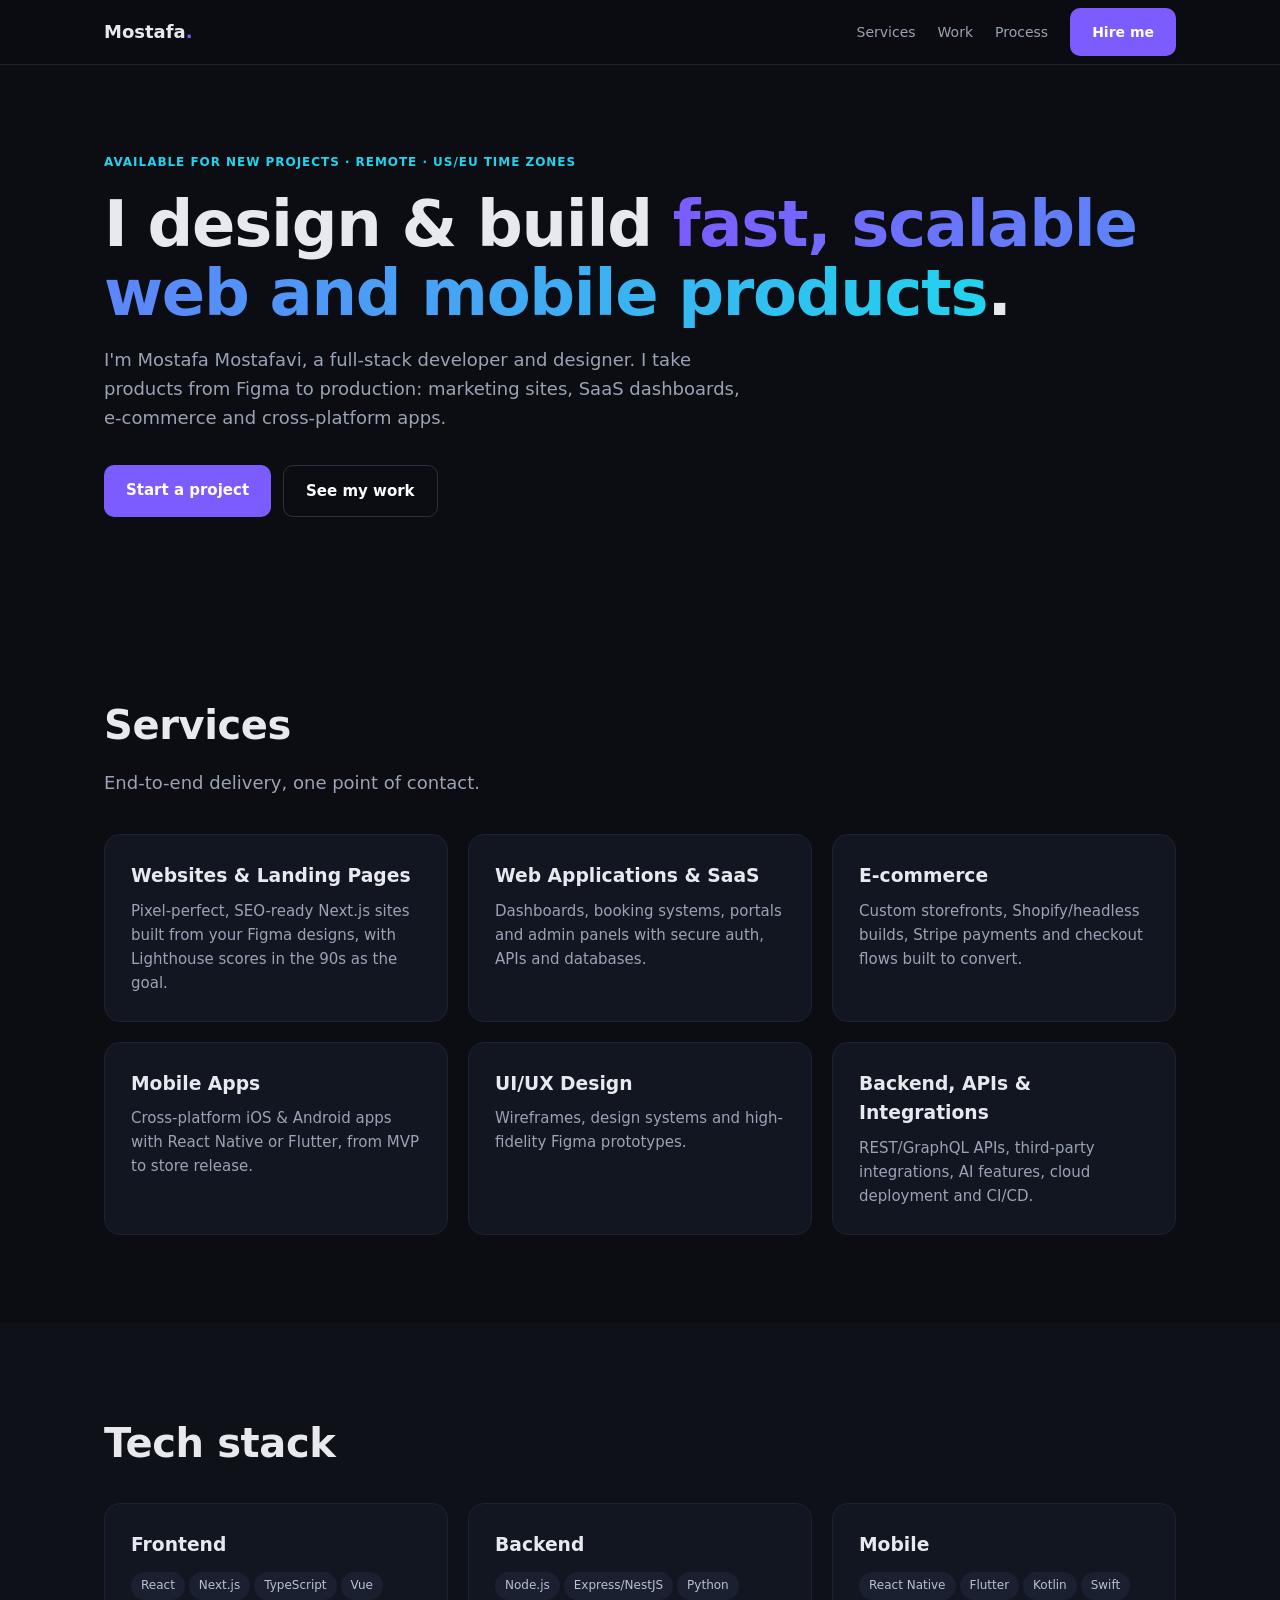
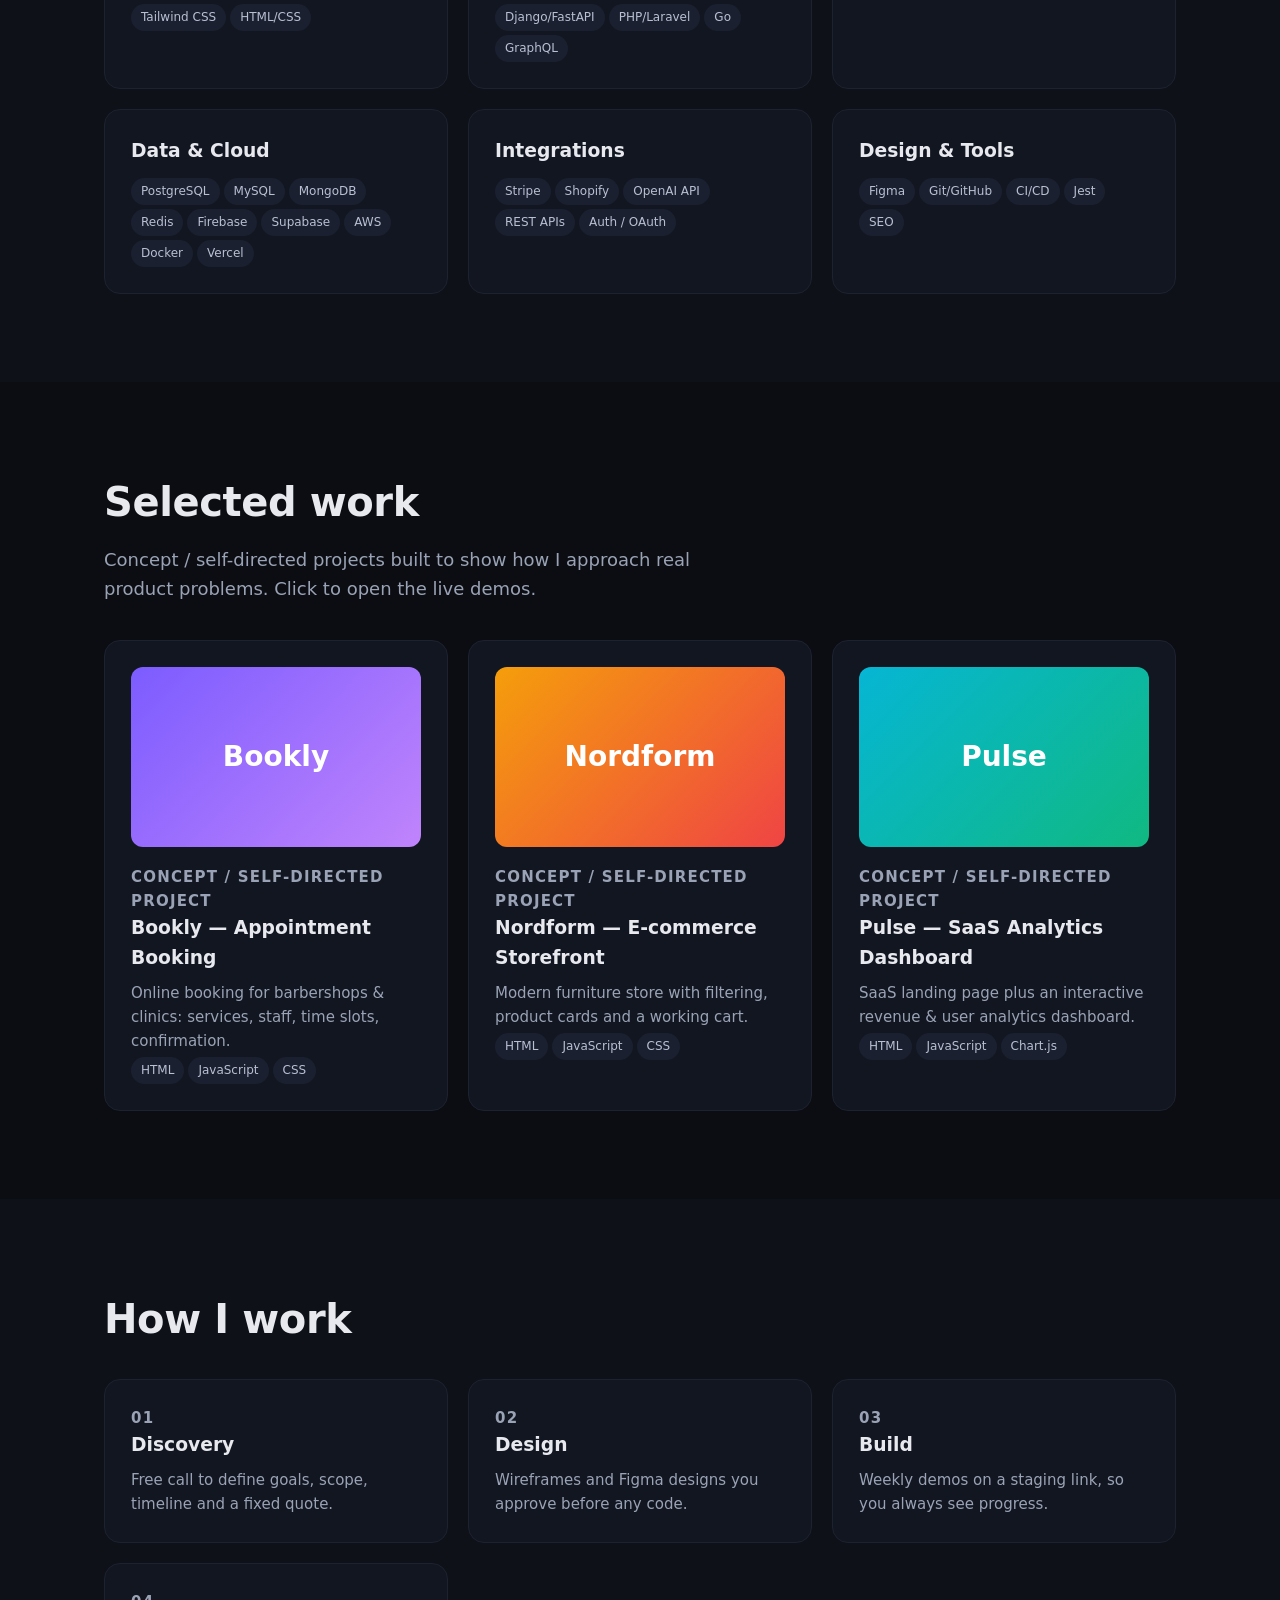
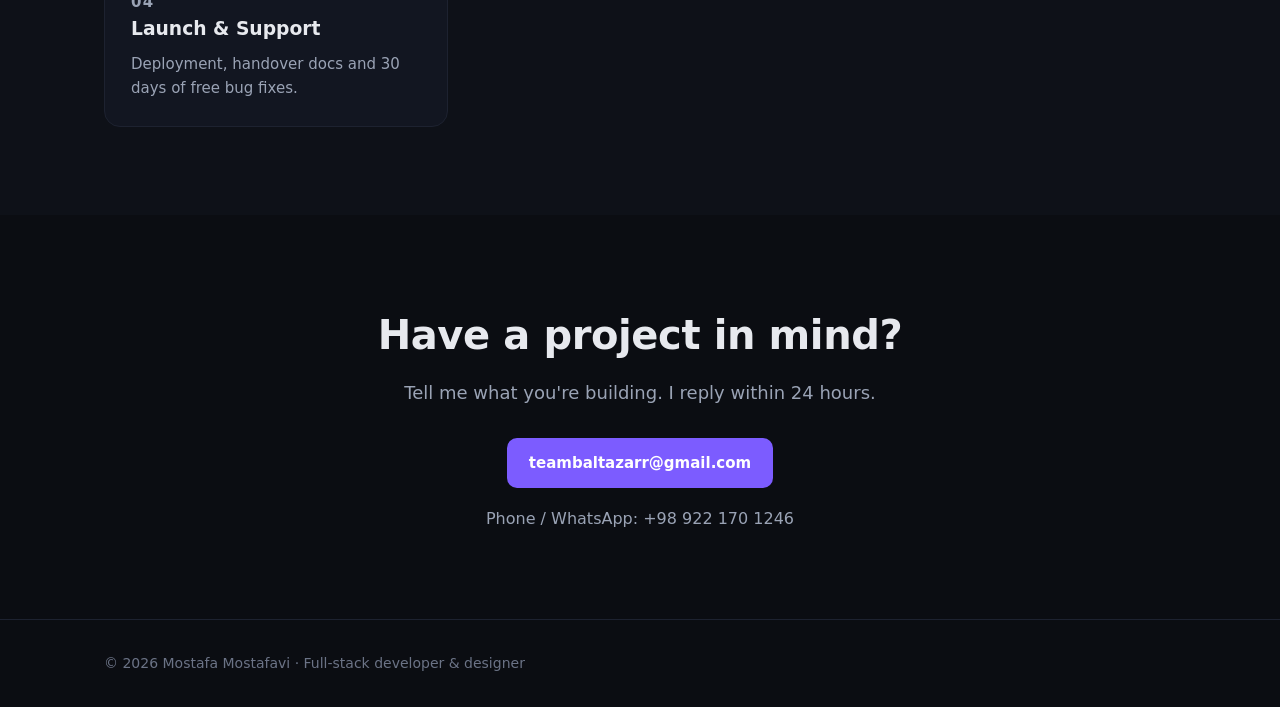
<file: index.html>
<!doctype html><html lang="en"><head><meta charset="utf-8"><meta name="viewport" content="width=device-width,initial-scale=1"><title>Mostafa Mostafavi — Full-Stack Web & App Developer</title><meta name="description" content="Freelance full-stack developer building fast websites, web apps and mobile apps for startups and businesses in the US & EU."><link rel="stylesheet" href="style.css"></head><body>
<nav><div class="w"><a class="logo" href="#">Mostafa<b>.</b></a><div class="l"><a href="#services">Services</a><a href="#work">Work</a><a href="#process">Process</a><a class="btn" href="#contact">Hire me</a></div></div></nav>
<section><div class="w"><p class="badge">Available for new projects · Remote · US/EU time zones</p><h1 style="margin:18px 0">I design & build <span class="grad">fast, scalable web and mobile products</span>.</h1><p class="sub">I'm Mostafa Mostafavi, a full-stack developer and designer. I take products from Figma to production: marketing sites, SaaS dashboards, e-commerce and cross-platform apps.</p><div style="margin-top:32px;display:flex;gap:12px;flex-wrap:wrap"><a class="btn" href="#contact">Start a project</a><a class="btn o" href="#work">See my work</a></div></div></section>
<section id="services"><div class="w"><h2>Services</h2><p class="sub" style="margin-bottom:36px">End-to-end delivery, one point of contact.</p><div class="g g3">
<div class="c"><h3>Websites & Landing Pages</h3><p>Pixel-perfect, SEO-ready Next.js sites built from your Figma designs, with Lighthouse scores in the 90s as the goal.</p></div>
<div class="c"><h3>Web Applications & SaaS</h3><p>Dashboards, booking systems, portals and admin panels with secure auth, APIs and databases.</p></div>
<div class="c"><h3>E-commerce</h3><p>Custom storefronts, Shopify/headless builds, Stripe payments and checkout flows built to convert.</p></div>
<div class="c"><h3>Mobile Apps</h3><p>Cross-platform iOS & Android apps with React Native or Flutter, from MVP to store release.</p></div>
<div class="c"><h3>UI/UX Design</h3><p>Wireframes, design systems and high-fidelity Figma prototypes.</p></div>
<div class="c"><h3>Backend, APIs & Integrations</h3><p>REST/GraphQL APIs, third-party integrations, AI features, cloud deployment and CI/CD.</p></div></div></div></section>
<section id="skills" style="background:#0e1118"><div class="w"><h2>Tech stack</h2><div class="g g3" style="margin-top:28px">
<div class="c"><h3>Frontend</h3><span class="tag">React</span><span class="tag">Next.js</span><span class="tag">TypeScript</span><span class="tag">Vue</span><span class="tag">Tailwind CSS</span><span class="tag">HTML/CSS</span></div>
<div class="c"><h3>Backend</h3><span class="tag">Node.js</span><span class="tag">Express/NestJS</span><span class="tag">Python</span><span class="tag">Django/FastAPI</span><span class="tag">PHP/Laravel</span><span class="tag">Go</span><span class="tag">GraphQL</span></div>
<div class="c"><h3>Mobile</h3><span class="tag">React Native</span><span class="tag">Flutter</span><span class="tag">Kotlin</span><span class="tag">Swift</span></div>
<div class="c"><h3>Data & Cloud</h3><span class="tag">PostgreSQL</span><span class="tag">MySQL</span><span class="tag">MongoDB</span><span class="tag">Redis</span><span class="tag">Firebase</span><span class="tag">Supabase</span><span class="tag">AWS</span><span class="tag">Docker</span><span class="tag">Vercel</span></div>
<div class="c"><h3>Integrations</h3><span class="tag">Stripe</span><span class="tag">Shopify</span><span class="tag">OpenAI API</span><span class="tag">REST APIs</span><span class="tag">Auth / OAuth</span></div>
<div class="c"><h3>Design & Tools</h3><span class="tag">Figma</span><span class="tag">Git/GitHub</span><span class="tag">CI/CD</span><span class="tag">Jest</span><span class="tag">SEO</span></div></div></div></section>
<section id="work"><div class="w"><h2>Selected work</h2><p class="sub" style="margin-bottom:36px">Concept / self-directed projects built to show how I approach real product problems. Click to open the live demos.</p><div class="g g3">
<a class="c" href="bookly/index.html"><div class="thumb" style="background:linear-gradient(135deg,#7c5cff,#c084fc)">Bookly</div><p class="badge">Concept / Self-directed project</p><h3>Bookly — Appointment Booking</h3><p>Online booking for barbershops & clinics: services, staff, time slots, confirmation.</p><span class="tag">HTML</span><span class="tag">JavaScript</span><span class="tag">CSS</span></a>
<a class="c" href="nordform/index.html"><div class="thumb" style="background:linear-gradient(135deg,#f59e0b,#ef4444)">Nordform</div><p class="badge">Concept / Self-directed project</p><h3>Nordform — E-commerce Storefront</h3><p>Modern furniture store with filtering, product cards and a working cart.</p><span class="tag">HTML</span><span class="tag">JavaScript</span><span class="tag">CSS</span></a>
<a class="c" href="pulse/index.html"><div class="thumb" style="background:linear-gradient(135deg,#06b6d4,#10b981)">Pulse</div><p class="badge">Concept / Self-directed project</p><h3>Pulse — SaaS Analytics Dashboard</h3><p>SaaS landing page plus an interactive revenue & user analytics dashboard.</p><span class="tag">HTML</span><span class="tag">JavaScript</span><span class="tag">Chart.js</span></a></div></div></section>
<section id="process" style="background:#0e1118"><div class="w"><h2>How I work</h2><div class="g g3" style="margin-top:28px">
<div class="c"><p class="badge">01</p><h3>Discovery</h3><p>Free call to define goals, scope, timeline and a fixed quote.</p></div><div class="c"><p class="badge">02</p><h3>Design</h3><p>Wireframes and Figma designs you approve before any code.</p></div><div class="c"><p class="badge">03</p><h3>Build</h3><p>Weekly demos on a staging link, so you always see progress.</p></div><div class="c"><p class="badge">04</p><h3>Launch & Support</h3><p>Deployment, handover docs and 30 days of free bug fixes.</p></div></div></div></section>
<section id="contact"><div class="w" style="text-align:center"><h2>Have a project in mind?</h2><p class="sub" style="margin:0 auto 30px">Tell me what you're building. I reply within 24 hours.</p><a class="btn" href="mailto:teambaltazarr@gmail.com">teambaltazarr@gmail.com</a><p style="margin-top:18px;color:#9aa3b5">Phone / WhatsApp: <a href="tel:+989221701246">+98 922 170 1246</a></p></div></section>
<footer><div class="w">© 2026 Mostafa Mostafavi · Full-stack developer & designer</div></footer></body></html>
</file>
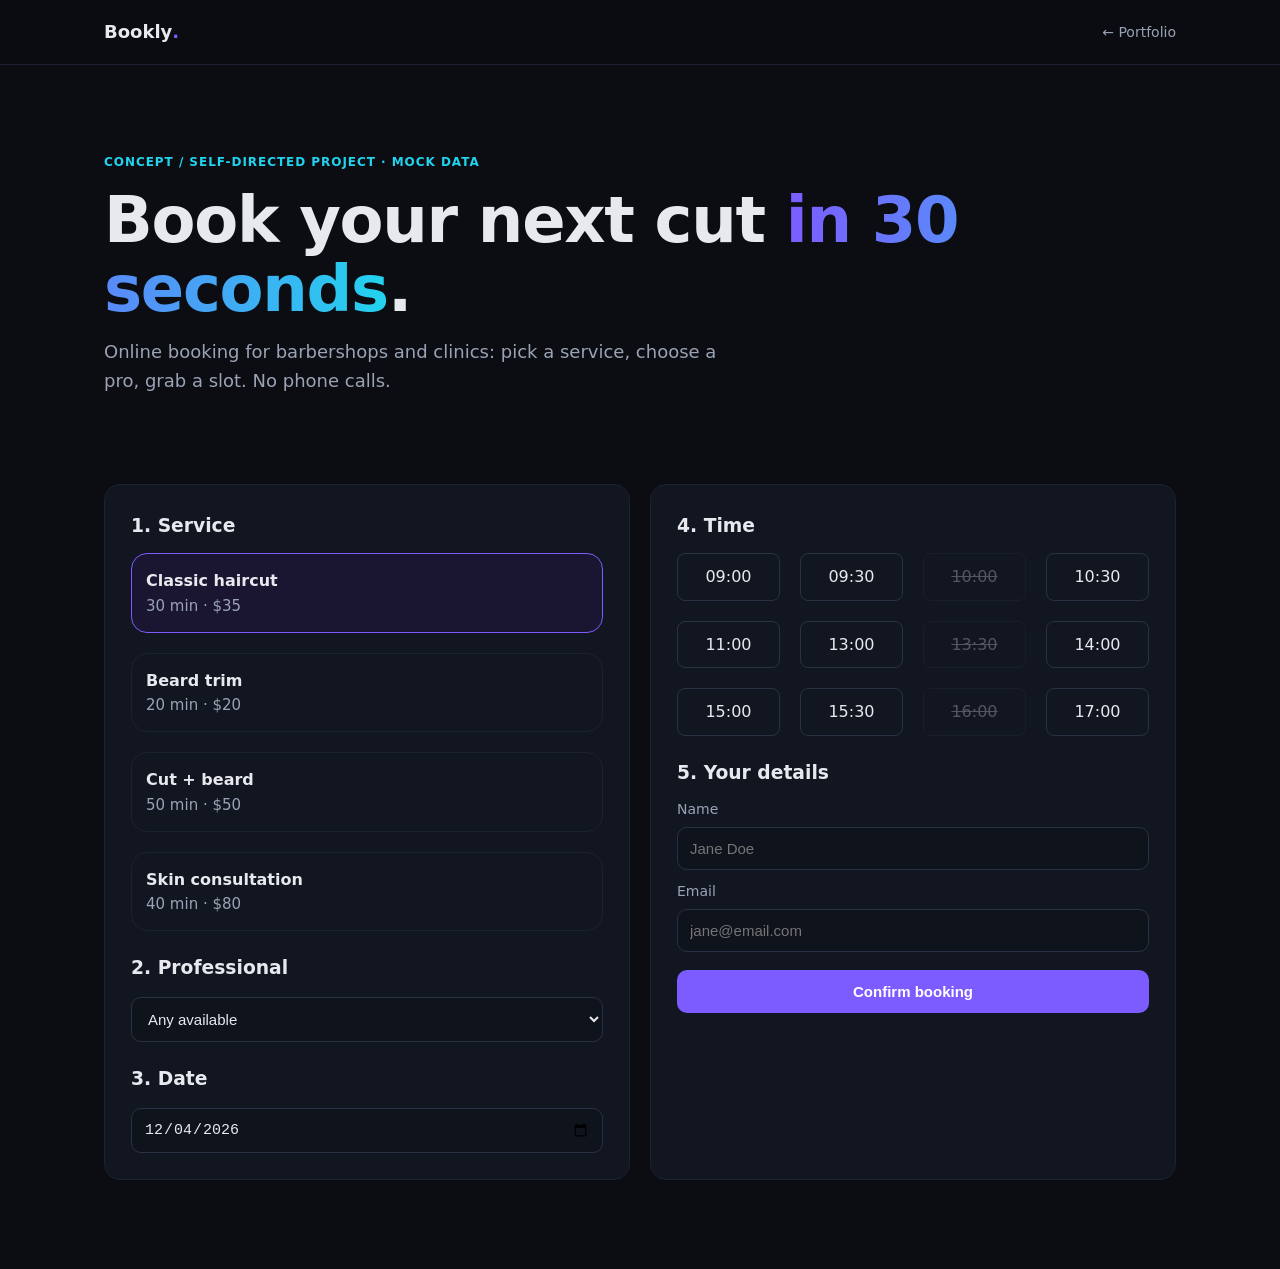
<file: bookly/index.html>
<!doctype html><html lang="en"><head><meta charset="utf-8"><meta name="viewport" content="width=device-width,initial-scale=1"><title>Bookly — Booking concept</title><link rel="stylesheet" href="../style.css"><style>.s{cursor:pointer}.s.on{border-color:#7c5cff;background:#1a1530}.slot{padding:10px;border:1px solid #2a3142;border-radius:8px;text-align:center;cursor:pointer}.slot.on{background:#7c5cff;border-color:#7c5cff}.slot.x{opacity:.3;pointer-events:none;text-decoration:line-through}</style></head><body>
<nav><div class="w"><a class="logo" href="#">Bookly<b>.</b></a><div class="l"><a href="../index.html">← Portfolio</a></div></div></nav>
<section><div class="w"><p class="badge">Concept / Self-directed project · mock data</p><h1 style="margin:14px 0">Book your next cut <span class="grad">in 30 seconds</span>.</h1><p class="sub">Online booking for barbershops and clinics: pick a service, choose a pro, grab a slot. No phone calls.</p></div></section>
<section style="padding-top:0"><div class="w g" style="grid-template-columns:repeat(auto-fit,minmax(320px,1fr))">
<div class="c"><h3>1. Service</h3><div id="sv" class="g" style="margin-top:12px"></div><h3 style="margin-top:22px">2. Professional</h3><select id="pro"><option>Any available</option><option>Alex R.</option><option>Sam K.</option><option>Dr. Lee</option></select><h3 style="margin-top:22px">3. Date</h3><input type="date" id="dt"></div>
<div class="c"><h3>4. Time</h3><div id="sl" class="g" style="grid-template-columns:repeat(4,1fr);margin-top:12px"></div><h3 style="margin-top:22px">5. Your details</h3><label>Name<input id="nm" placeholder="Jane Doe"></label><label style="display:block;margin-top:10px">Email<input id="em" placeholder="jane@email.com"></label><button class="btn" style="margin-top:18px;width:100%" onclick="book()">Confirm booking</button><div id="ok" style="margin-top:14px"></div></div></div></section>
<script>const S=[["Classic haircut",30,35],["Beard trim",20,20],["Cut + beard",50,50],["Skin consultation",40,80]];let sel=0,slot=null;
sv.innerHTML=S.map((s,i)=>`<div class="c s ${i?'':'on'}" style="padding:14px" onclick="pick(${i},this)"><b>${s[0]}</b><p>${s[1]} min · $${s[2]}</p></div>`).join('');
function pick(i,e){sel=i;document.querySelectorAll('.s').forEach(x=>x.classList.remove('on'));e.classList.add('on')}
dt.valueAsDate=new Date();const T=["09:00","09:30","10:00","10:30","11:00","13:00","13:30","14:00","15:00","15:30","16:00","17:00"];
sl.innerHTML=T.map((t,i)=>`<div class="slot ${i%4==2?'x':''}" onclick="document.querySelectorAll('.slot').forEach(x=>x.classList.remove('on'));this.classList.add('on');slot='${t}'">${t}</div>`).join('');
function book(){if(!slot||!nm.value||!em.value){ok.innerHTML='<p style="color:#f87171">Please pick a time and enter your details.</p>';return}ok.innerHTML=`<div class="c" style="border-color:#10b981"><b>✓ Booked!</b><p>${S[sel][0]} with ${pro.value} on ${dt.value} at ${slot}. Confirmation sent to ${em.value} (demo).</p></div>`}</script></body></html>
</file>
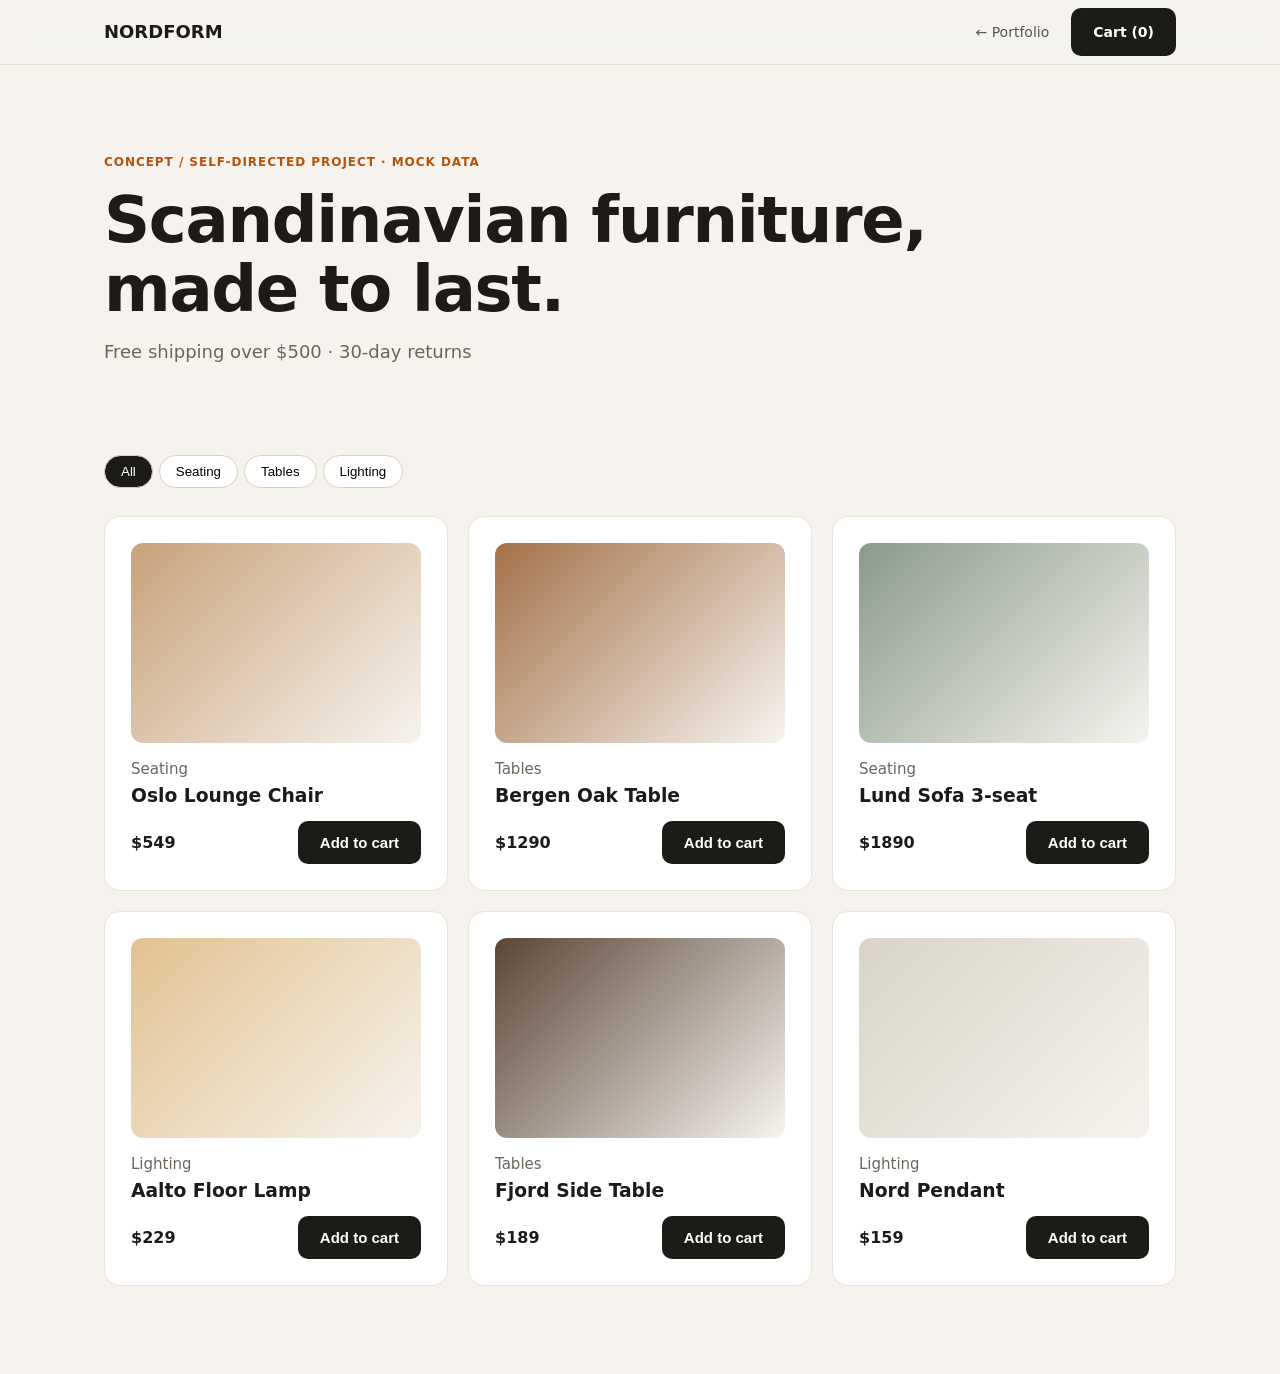
<file: nordform/index.html>
<!doctype html><html lang="en"><head><meta charset="utf-8"><meta name="viewport" content="width=device-width,initial-scale=1"><title>Nordform — Storefront concept</title><link rel="stylesheet" href="../style.css"><style>body{background:#f6f3ee;color:#1d1b18}nav{background:#f6f3eecc;border-color:#e4ded4}nav .l a{color:#555}.c{background:#fff;border-color:#e9e3d9}.c p{color:#6b655c}.btn{background:#1d1b18}.f{padding:8px 16px;border-radius:99px;border:1px solid #d6cfc2;background:#fff;cursor:pointer;margin:0 6px 8px 0}.f.on{background:#1d1b18;color:#fff}.im{height:200px;border-radius:12px;margin-bottom:14px}#cart{position:fixed;right:20px;bottom:20px;width:300px;max-width:90vw;display:none}</style></head><body>
<nav><div class="w"><a class="logo" href="#">NORDFORM</a><div class="l"><a href="../index.html">← Portfolio</a><a class="btn" href="#" onclick="cart.style.display=cart.style.display=='block'?'none':'block';return false">Cart (<span id="n">0</span>)</a></div></div></nav>
<section><div class="w"><p class="badge" style="color:#b45309">Concept / Self-directed project · mock data</p><h1 style="margin:14px 0">Scandinavian furniture,<br>made to last.</h1><p class="sub" style="color:#6b655c">Free shipping over $500 · 30-day returns</p></div></section>
<section style="padding-top:0"><div class="w"><div id="fl"></div><div id="gr" class="g g3" style="margin-top:20px"></div></div></section>
<div id="cart" class="c"><h3>Your cart</h3><div id="ci"></div><p style="margin-top:10px"><b>Total: $<span id="tt">0</span></b></p><button class="btn" style="width:100%;margin-top:10px" onclick="alert('Demo checkout — Stripe would be integrated here.')">Checkout</button></div>
<script>const P=[["Oslo Lounge Chair","Seating",549,"#c8a27a"],["Bergen Oak Table","Tables",1290,"#a47148"],["Lund Sofa 3-seat","Seating",1890,"#8a9a8b"],["Aalto Floor Lamp","Lighting",229,"#e2c290"],["Fjord Side Table","Tables",189,"#5b4636"],["Nord Pendant","Lighting",159,"#d9d4c7"]];let c=[],f="All";
function r(){fl.innerHTML=["All","Seating","Tables","Lighting"].map(x=>`<button class="f ${x==f?'on':''}" onclick="f='${x}';r()">${x}</button>`).join('');gr.innerHTML=P.map((p,i)=>[p,i]).filter(([p])=>f=="All"||p[1]==f).map(([p,i])=>`<div class="c"><div class="im" style="background:linear-gradient(135deg,${p[3]},#f6f3ee)"></div><p>${p[1]}</p><h3>${p[0]}</h3><div style="display:flex;justify-content:space-between;align-items:center;margin-top:10px"><b>$${p[2]}</b><button class="btn" onclick="add(${i})">Add to cart</button></div></div>`).join('')}
function add(i){c.push(P[i]);n.textContent=c.length;ci.innerHTML=c.map(p=>`<p>${p[0]} — $${p[2]}</p>`).join('');tt.textContent=c.reduce((a,p)=>a+p[2],0);cart.style.display='block'}r()</script></body></html>
</file>
<file: style.css>
*{box-sizing:border-box;margin:0;padding:0}body{font-family:Inter,system-ui,-apple-system,Segoe UI,sans-serif;background:#0b0d12;color:#e7e9ee;line-height:1.6}a{color:inherit;text-decoration:none}
.w{max-width:1120px;margin:auto;padding:0 24px}nav{position:sticky;top:0;background:#0b0d12cc;backdrop-filter:blur(10px);border-bottom:1px solid #1d2230;z-index:9}nav .w{display:flex;justify-content:space-between;align-items:center;height:64px}nav .l a{margin-left:22px;color:#9aa3b5;font-size:14px}nav .l a:hover{color:#fff}
.logo{font-weight:800;font-size:18px}.logo b{color:#7c5cff}section{padding:88px 0}h1{font-size:clamp(36px,6vw,64px);line-height:1.08;letter-spacing:-.02em}h2{font-size:clamp(28px,4vw,40px);margin-bottom:12px;letter-spacing:-.01em}.sub{color:#9aa3b5;max-width:640px;font-size:18px}
.grad{background:linear-gradient(90deg,#7c5cff,#22d3ee);-webkit-background-clip:text;color:transparent}.btn{display:inline-block;padding:13px 22px;border-radius:10px;font-weight:600;background:#7c5cff;color:#fff;border:0;cursor:pointer;font-size:15px}.btn.o{background:transparent;border:1px solid #2a3142}.btn:hover{filter:brightness(1.1)}
.g{display:grid;gap:20px}.g3{grid-template-columns:repeat(auto-fit,minmax(260px,1fr))}.c{background:#121621;border:1px solid #1d2230;border-radius:16px;padding:26px}.c h3{margin-bottom:8px}.c p{color:#9aa3b5;font-size:15px}
.tag{display:inline-block;font-size:12px;padding:4px 10px;border-radius:99px;background:#1b2030;color:#b8c0d2;margin:4px 4px 0 0}.badge{font-size:12px;color:#22d3ee;letter-spacing:.08em;text-transform:uppercase;font-weight:700}
.thumb{height:180px;border-radius:12px;margin-bottom:18px;display:flex;align-items:center;justify-content:center;font-size:28px;font-weight:800;color:#fff}footer{border-top:1px solid #1d2230;padding:32px 0;color:#6b7386;font-size:14px}
input,select{width:100%;padding:12px;border-radius:10px;border:1px solid #2a3142;background:#0f131c;color:#e7e9ee;font-size:15px;margin-top:6px}label{font-size:14px;color:#9aa3b5}
@media(max-width:700px){nav .l a:not(.btn){display:none}section{padding:60px 0}}
nav .l a.btn{color:#fff}#c2{max-height:300px}
</file>
